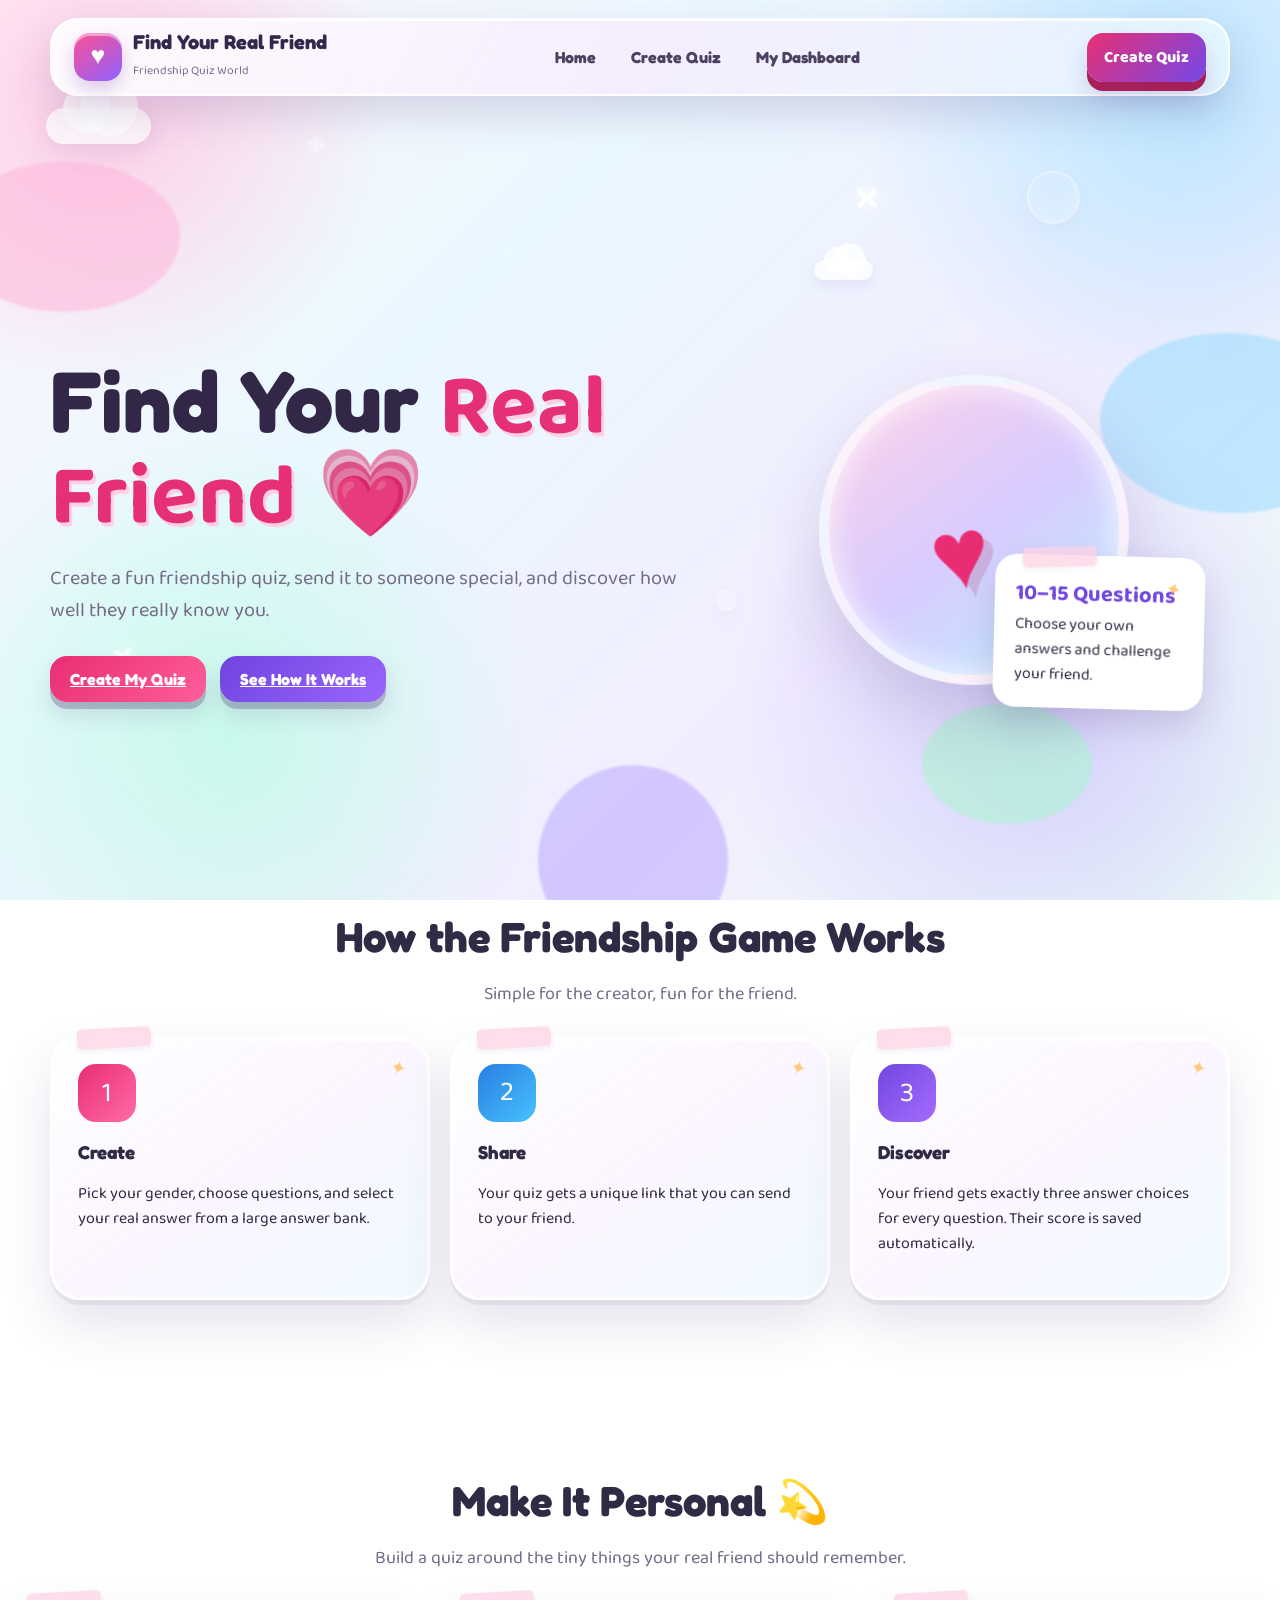
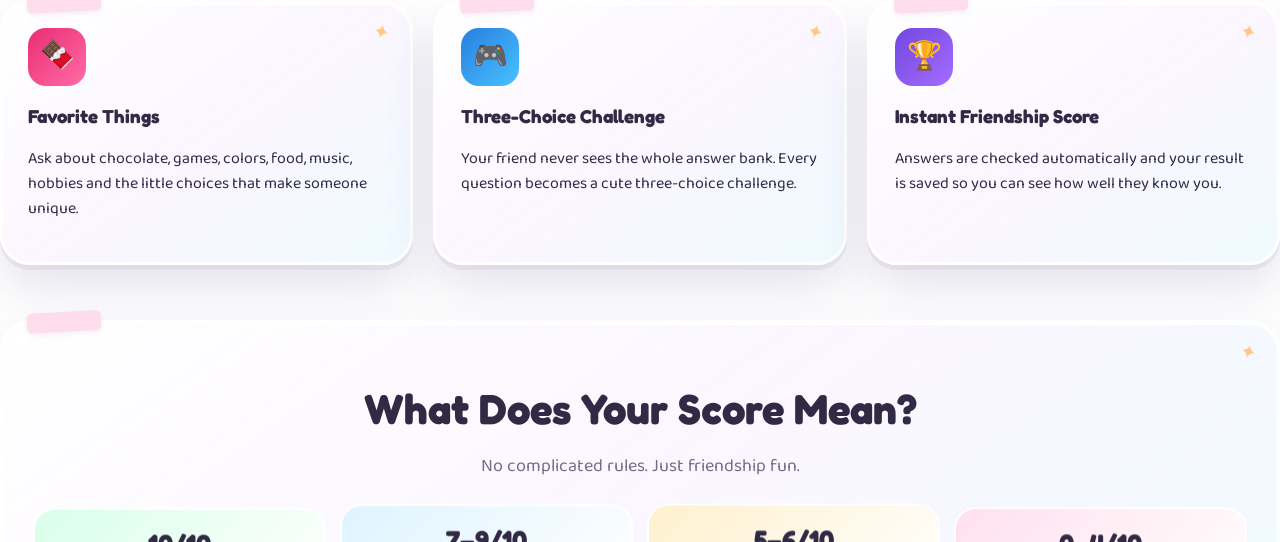
<file: index.html>
<!doctype html>
<html lang="en">
    <head>
        <meta charset="UTF-8">
        <meta name="viewport" content="width=device-width, initial-scale=1.0">
        <meta http-equiv="refresh" content="0; url=frontend/index.html">
        <title>Find Your Real Friend</title>
    </head>
    <body>
        <p>Opening <a href="frontend/index.html">Find Your Real Friend</a>…</p>
    </body>
</html>
</file>
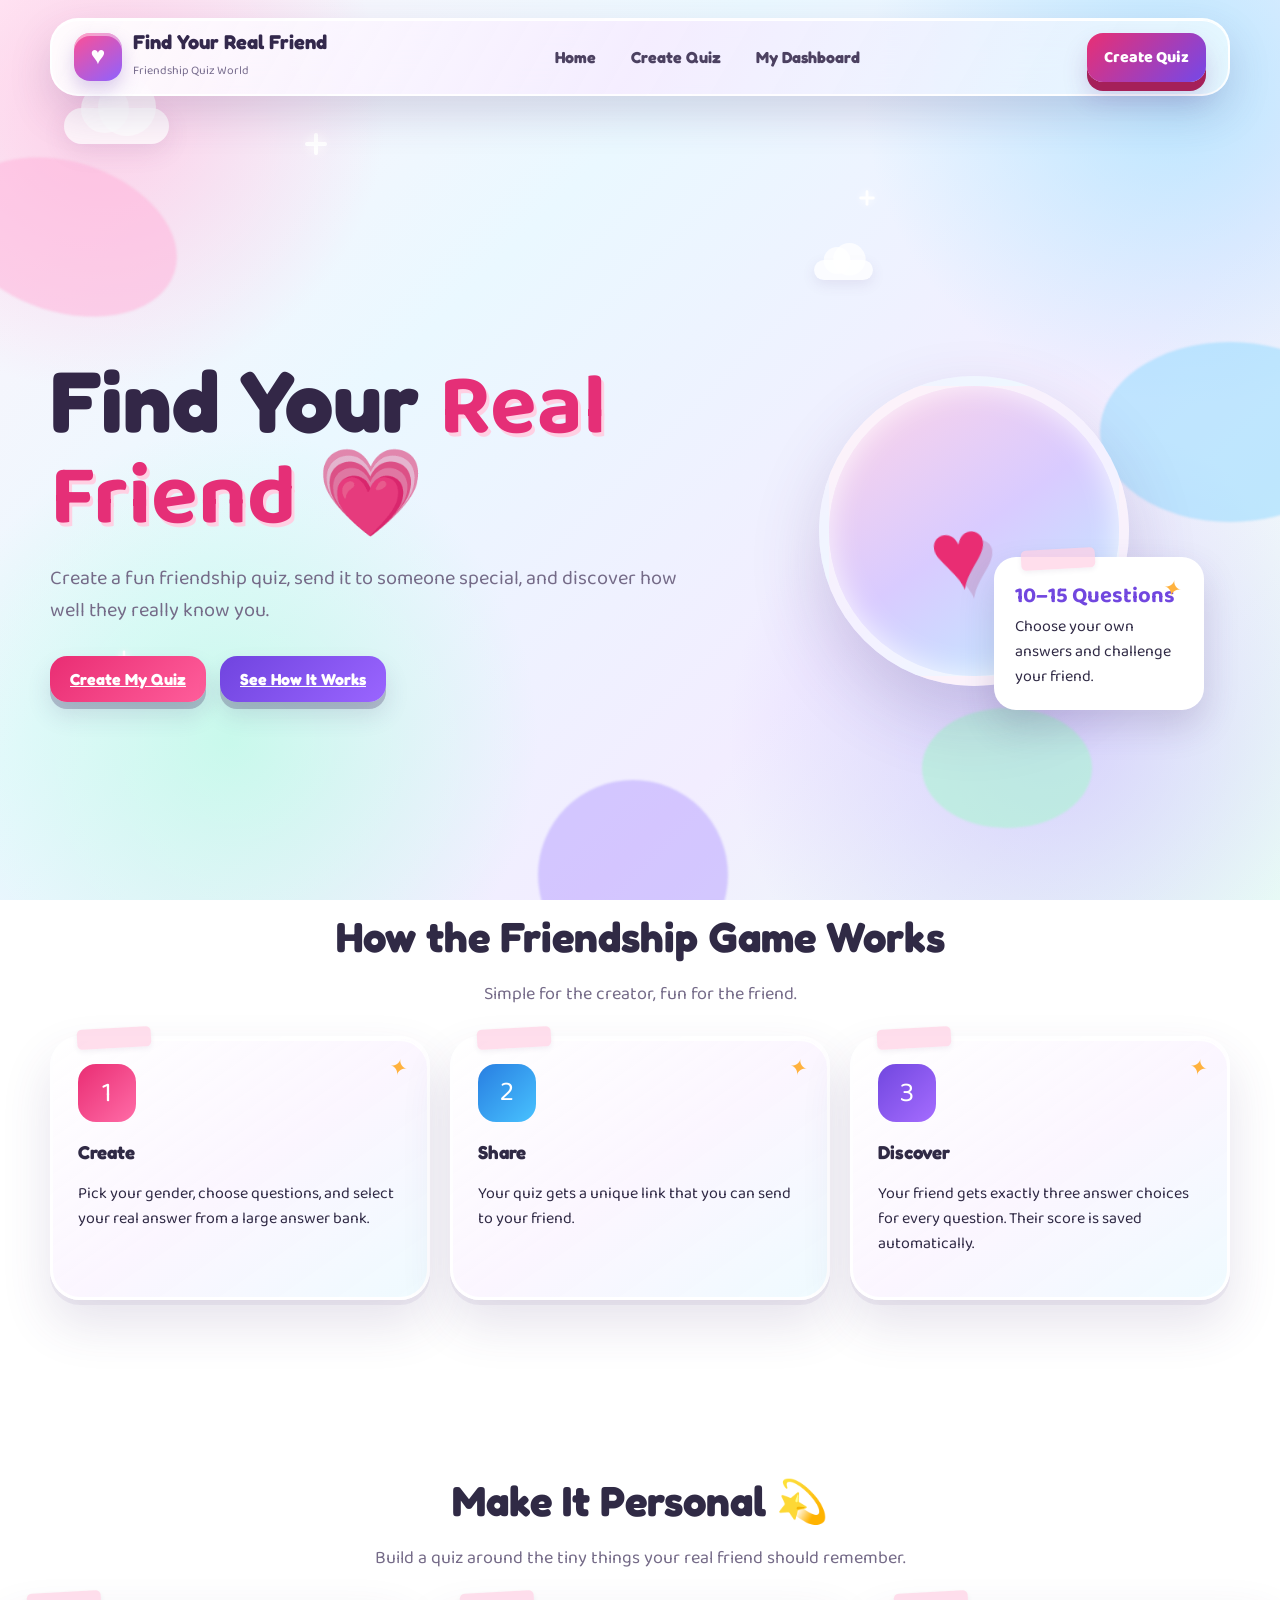
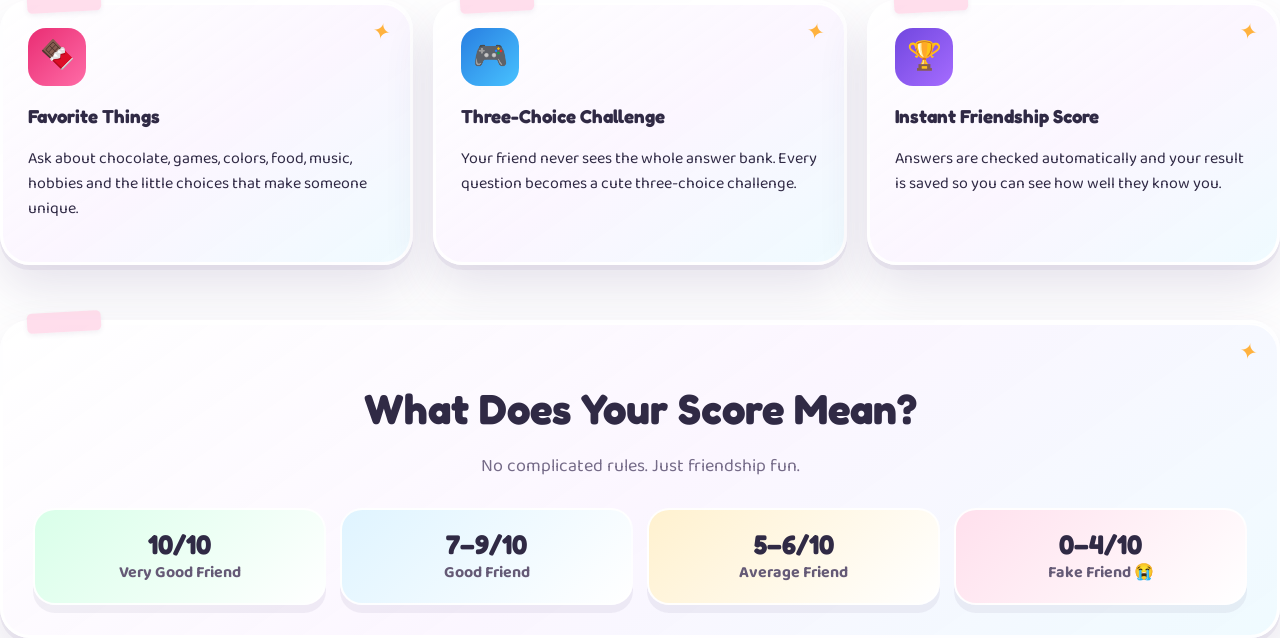
<file: frontend/index.html>
<!doctype html>
<html lang="en">
<head>
<meta charset="UTF-8">
<meta name="viewport" content="width=device-width,initial-scale=1.0">
<title>Find Your Real Friend</title>
<link rel="stylesheet" href="assets/ui-kit/typography/fonts.css">
<link rel="stylesheet" href="assets/ui-kit/background/background.css">
<link rel="stylesheet" href="assets/ui-kit/navbar/navbar.css">
<link rel="stylesheet" href="assets/ui-kit/cards/cards.css">
<link rel="stylesheet" href="assets/ui-kit/buttons/buttons.css">
<link rel="stylesheet" href="assets/ui-kit/objects/objects.css">
<link rel="stylesheet" href="css/style.css">
</head>
<body>
<div class="cute-world" aria-hidden="true">
    <div class="world-blob blob-a"></div><div class="world-blob blob-b"></div>
    <div class="world-blob blob-c"></div><div class="world-blob blob-d"></div>
    <div class="cloud cloud-1"></div><div class="cloud cloud-2"></div><div class="cloud cloud-3"></div>
    <div class="sparkle s-1"></div><div class="sparkle s-2"></div><div class="sparkle s-3"></div><div class="sparkle s-4"></div>
    <div class="bubble b-1"></div><div class="bubble b-2"></div><div class="bubble b-3"></div>
</div>

<header class="site-header" id="siteHeader">
  <div class="navbar-shell">
    <a class="brand" href="index.html"><span class="brand-mark">♥</span><span><span class="brand-name">Find Your Real Friend</span><br><span class="brand-sub">Friendship Quiz World</span></span></a>
    <nav class="desktop-navigation" aria-label="Main navigation">
      <a class="nav-link" href="index.html">Home</a>
      <a class="nav-link" href="create-quiz.html">Create Quiz</a>
      <a class="nav-link" href="scoreboard.html">My Dashboard</a>
    </nav>
    <a class="header-create-button" href="create-quiz.html">Create Quiz</a>
    <button class="mobile-menu-button" id="mobileMenuButton" type="button" aria-expanded="false" aria-controls="mobileNavigation"><span></span><span></span><span></span></button>
  </div>
  <nav class="mobile-navigation" id="mobileNavigation" aria-label="Mobile navigation">
    <a class="nav-link" href="index.html">Home</a><a class="nav-link" href="create-quiz.html">Create Quiz</a><a class="nav-link" href="scoreboard.html">My Dashboard</a>
  </nav>
</header>

<main class="page-shell">
<section class="hero">
    <div>
        <h1>Find Your <span>Real Friend</span> 💗</h1>
        <p>Create a fun friendship quiz, send it to someone special, and discover how well they really know you.</p>
        <div class="hero-actions">
            <a class="button pink" href="create-quiz.html">Create My Quiz</a>
            <a class="button purple" href="#how">See How It Works</a>
        </div>
    </div>
    <div class="hero-art">
        <div class="friend-orbit"></div>
        <div class="hero-mini-card cute-card"><strong>10–15 Questions</strong><br>Choose your own answers and challenge your friend.</div>
    </div>
</section>

<section id="how">
    <div class="section-title"><h2>How the Friendship Game Works</h2><p>Simple for the creator, fun for the friend.</p></div>
    <div class="feature-grid">
        <article class="feature cute-card"><div class="icon pink">1</div><h3>Create</h3><p>Pick your gender, choose questions, and select your real answer from a large answer bank.</p></article>
        <article class="feature cute-card"><div class="icon blue">2</div><h3>Share</h3><p>Your quiz gets a unique link that you can send to your friend.</p></article>
        <article class="feature cute-card"><div class="icon purple">3</div><h3>Discover</h3><p>Your friend gets exactly three answer choices for every question. Their score is saved automatically.</p></article>
    </div>
</section>

<section id="myDashboard" class="story-section" style="display:none"><div class="section-title"><h2>My Dashboard 📊</h2><p id="homeDashboardText">Your saved quizzes and friend results.</p></div><div id="homeDashboard" class="dashboard-home-grid"></div><div style="text-align:center;margin-top:18px"><a class="button purple" href="scoreboard.html">Open Full Dashboard</a></div></section>
</main>



<section class="story-section">
    <div class="section-title">
        <h2>Make It Personal 💫</h2>
        <p>Build a quiz around the tiny things your real friend should remember.</p>
    </div>
    <div class="feature-grid">
        <article class="feature cute-card"><div class="icon pink">🍫</div><h3>Favorite Things</h3><p>Ask about chocolate, games, colors, food, music, hobbies and the little choices that make someone unique.</p></article>
        <article class="feature cute-card"><div class="icon blue">🎮</div><h3>Three-Choice Challenge</h3><p>Your friend never sees the whole answer bank. Every question becomes a cute three-choice challenge.</p></article>
        <article class="feature cute-card"><div class="icon purple">🏆</div><h3>Instant Friendship Score</h3><p>Answers are checked automatically and your result is saved so you can see how well they know you.</p></article>
    </div>
</section>
<section class="score-guide cute-card">
    <div class="section-title"><h2>What Does Your Score Mean?</h2><p>No complicated rules. Just friendship fun.</p></div>
    <div class="score-pills">
        <div class="score-pill very-good"><strong>10/10</strong><span>Very Good Friend</span></div>
        <div class="score-pill good"><strong>7–9/10</strong><span>Good Friend</span></div>
        <div class="score-pill average"><strong>5–6/10</strong><span>Average Friend</span></div>
        <div class="score-pill fake"><strong>0–4/10</strong><span>Fake Friend 😭</span></div>
    </div>
</section>




<script src="js/config.js"></script><script src="js/api.js"></script><script src="js/site.js"></script><script>
(async()=>{const token=getCreatorToken();if(!token)return;try{const d=await api("/dashboard?token="+encodeURIComponent(token));const sec=document.getElementById("myDashboard"),box=document.getElementById("homeDashboard");sec.style.display="block";document.getElementById("homeDashboardText").textContent="Welcome back, "+d.creator.name+". Your database-backed dashboard is ready on this device.";if(!d.quizzes.length){box.innerHTML='<article class="cute-card dashboard-home-quiz"><h3>No quiz created yet.</h3><a class="button pink" href="create-quiz.html">Create My Quiz</a></article>';return}box.innerHTML=d.quizzes.map(q=>{const rows=(q.attempts||[]).map(a=>{const sub=(q.submissions||[]).find(x=>x.friend_name===a.friend_name&&x.relationship===a.relationship);return '<tr><td><strong>'+escapeHtml(a.friend_name)+'</strong></td><td>'+escapeHtml(a.relationship)+'</td><td class="'+(a.status==='Completed'?'status-complete':'status-progress')+'">'+escapeHtml(a.status)+'</td><td>'+(sub?sub.score+'/'+sub.total:'—')+'</td><td>'+(sub?escapeHtml(sub.result):'Not submitted')+'</td><td>'+(sub?'<a class="button blue small-button" href="view-result.html?id='+sub.id+'">View</a> <button class="button red small-button home-remove" data-id="'+sub.id+'">Remove</button>':'<span>Waiting</span>')+'</td></tr>'}).join('');return '<article class="cute-card dashboard-home-quiz"><div style="display:flex;justify-content:space-between;gap:15px;align-items:center;flex-wrap:wrap"><div><h3>'+escapeHtml(q.title)+'</h3><p>Quiz code: <strong>'+escapeHtml(q.quiz_code)+'</strong> · '+(q.submissions||[]).length+' submitted</p></div><a class="button purple" href="/q/'+encodeURIComponent(q.quiz_code)+'">Open Quiz</a></div><div class="dashboard-home-table"><table class="score-table"><thead><tr><th>Name</th><th>Relationship</th><th>Status</th><th>Score</th><th>Result</th><th>Actions</th></tr></thead><tbody>'+(rows||'<tr><td colspan="6">No one has started this quiz yet.</td></tr>')+'</tbody></table></div></article>'}).join('');document.querySelectorAll('.home-remove').forEach(btn=>btn.onclick=async()=>{if(!confirm('Remove this result permanently?'))return;try{await api('/submissions/'+btn.dataset.id+'?token='+encodeURIComponent(token),{method:'DELETE'});location.reload()}catch(e){alert(e.message)}})}catch(e){}})();
</script>
</body>
</html>
</file>
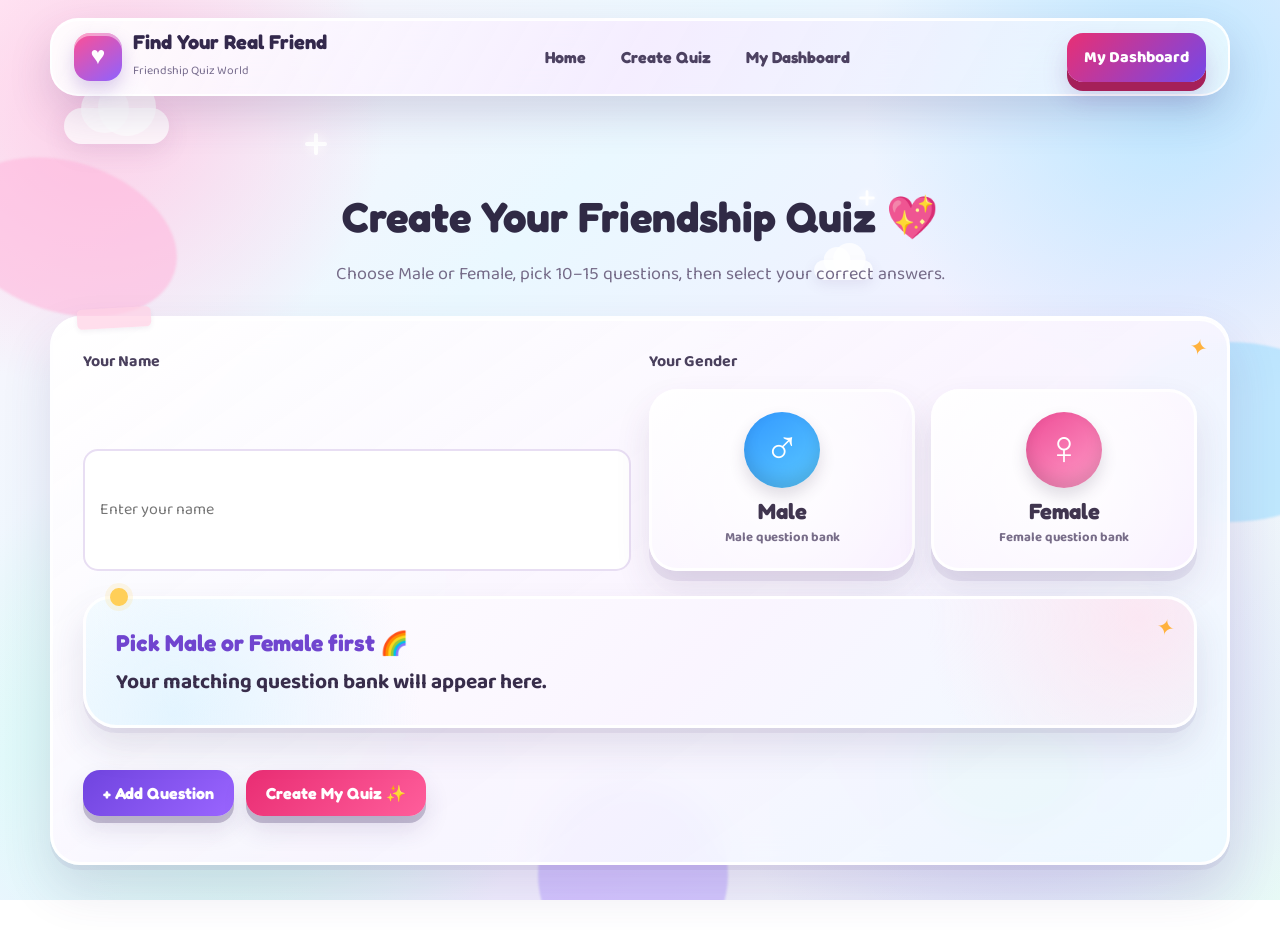
<file: frontend/create-quiz.html>
<!doctype html><html lang="en"><head>
<meta charset="UTF-8"><meta name="viewport" content="width=device-width,initial-scale=1.0">
<title>Create Quiz · Find Your Real Friend</title>
<link rel="stylesheet" href="assets/ui-kit/typography/fonts.css"><link rel="stylesheet" href="assets/ui-kit/background/background.css"><link rel="stylesheet" href="assets/ui-kit/navbar/navbar.css"><link rel="stylesheet" href="assets/ui-kit/cards/cards.css"><link rel="stylesheet" href="assets/ui-kit/buttons/buttons.css"><link rel="stylesheet" href="assets/ui-kit/objects/objects.css"><link rel="stylesheet" href="css/style.css">
</head><body>
<div class="cute-world" aria-hidden="true"><div class="world-blob blob-a"></div><div class="world-blob blob-b"></div><div class="world-blob blob-c"></div><div class="world-blob blob-d"></div><div class="cloud cloud-1"></div><div class="cloud cloud-2"></div><div class="cloud cloud-3"></div><div class="sparkle s-1"></div><div class="sparkle s-2"></div><div class="sparkle s-3"></div><div class="sparkle s-4"></div><div class="bubble b-1"></div><div class="bubble b-2"></div><div class="bubble b-3"></div></div>
<header class="site-header" id="siteHeader"><div class="navbar-shell"><a class="brand" href="index.html"><span class="brand-mark">♥</span><span><span class="brand-name">Find Your Real Friend</span><br><span class="brand-sub">Friendship Quiz World</span></span></a><nav class="desktop-navigation"><a class="nav-link" href="index.html">Home</a><a class="nav-link" href="create-quiz.html">Create Quiz</a><a class="nav-link" href="scoreboard.html">My Dashboard</a></nav><a class="header-create-button" href="scoreboard.html">My Dashboard</a><button class="mobile-menu-button" id="mobileMenuButton" type="button" aria-expanded="false"><span></span><span></span><span></span></button></div><nav class="mobile-navigation" id="mobileNavigation"><a class="nav-link" href="index.html">Home</a><a class="nav-link" href="create-quiz.html">Create Quiz</a><a class="nav-link" href="scoreboard.html">My Dashboard</a></nav></header>
<main class="form-page"><div class="section-title"><h2>Create Your Friendship Quiz 💖</h2><p>Choose Male or Female, pick 10–15 questions, then select your correct answers.</p></div><section class="cute-card form-card"><form id="createQuizForm"><div class="form-grid"><div class="field"><label for="creatorName">Your Name</label><input id="creatorName" required maxlength="50" placeholder="Enter your name"></div><div class="field gender-field"><label>Your Gender</label><input id="creatorGender" type="hidden" required><div class="gender-picker" role="radiogroup" aria-label="Your Gender"><button type="button" class="gender-card gender-male" data-gender="Male" role="radio" aria-checked="false"><span class="gender-art">♂</span><span class="gender-name">Male</span><span class="gender-hint">Male question bank</span></button><button type="button" class="gender-card gender-female" data-gender="Female" role="radio" aria-checked="false"><span class="gender-art">♀</span><span class="gender-name">Female</span><span class="gender-hint">Female question bank</span></button></div></div></div><div id="questionBuilder" class="question-builder"></div><div style="display:flex;gap:12px;flex-wrap:wrap;margin-top:22px"><button class="button purple" id="addQuestionButton" type="button">+ Add Question</button><button class="button pink" type="submit">Create My Quiz ✨</button></div><p id="createStatus" style="margin-top:14px;font-weight:700"></p></form></section></main>

<script src="data/question-bank.js"></script><script src="js/config.js"></script><script src="js/api.js"></script><script src="js/images.js"></script><script src="js/site.js"></script>
<script>
const relationships=['Girlfriend','Boyfriend','Best Friend','Friend','Brother','Sister','Cousin','Cousin Brother','Cousin Sister','Nephew','Niece','Classmate','School Friend','College Friend','Online Friend','Online Best Friend','Gaming Friend','Childhood Friend','Neighbor','Teammate','Colleague','Roommate','Fiancé/Fiancée','Brother-in-law','Sister-in-law'];
const builder=document.getElementById('questionBuilder'),gender=document.getElementById('creatorGender'),form=document.getElementById('createQuizForm'),status=document.getElementById('createStatus');let selectedQuestions=[];
function renderQuestions(){const bank=window.QUESTION_BANK[gender.value]||[];builder.innerHTML='';if(!gender.value){builder.innerHTML='<div class="cute-card question-card"><h3>Pick Male or Female first 🌈</h3><p>Your matching question bank will appear here.</p></div>';return;}if(!selectedQuestions.length)selectedQuestions=bank.slice(0,10).map((_,i)=>i);selectedQuestions.forEach((idx,pos)=>{const q=bank[idx],card=document.createElement('article');card.className='scrapbook-card builder-question';card.innerHTML='<span class="scrapbook-tape left"></span><span class="scrapbook-tape right"></span><h3>Question '+(pos+1)+'</h3><p><strong>'+escapeHtml(q.question)+'</strong></p><p style="color:#756b88">Choose the correct answer from the full answer collection:</p><div class="question-option-grid">'+q.options.map((o,i)=>'<label class="photo-option"><input type="radio" name="answer-'+pos+'" value="'+i+'" required hidden><img src="'+photoFor(o)+'" alt="'+escapeHtml(o)+'" onerror="imageFallback(this,this.alt)"><span>'+escapeHtml(o)+'</span></label>').join('')+'</div>';card.querySelectorAll('.photo-option').forEach(l=>l.onclick=()=>{card.querySelectorAll('.photo-option').forEach(x=>x.classList.remove('selected'));l.classList.add('selected')});builder.appendChild(card)})}
document.querySelectorAll('.gender-card').forEach(card=>card.addEventListener('click',()=>{gender.value=card.dataset.gender;document.querySelectorAll('.gender-card').forEach(x=>{const active=x===card;x.classList.toggle('selected',active);x.setAttribute('aria-checked',String(active));});selectedQuestions=[];renderQuestions();}));document.getElementById('addQuestionButton').onclick=()=>{const bank=window.QUESTION_BANK[gender.value]||[];if(!gender.value)return alert('Select your gender first.');if(selectedQuestions.length>=15)return alert('Maximum 15 questions.');const next=bank.findIndex((_,i)=>!selectedQuestions.includes(i));if(next>=0){selectedQuestions.push(next);renderQuestions()}};
form.onsubmit=async e=>{e.preventDefault();status.textContent='Creating your quiz…';status.style.color='#7045cf';try{const bank=window.QUESTION_BANK[gender.value];const questions=selectedQuestions.map((idx,pos)=>{const a=document.querySelector('input[name="answer-'+pos+'"]:checked');if(!a)throw new Error('Please select a correct answer for Question '+(pos+1));return {question:bank[idx].question,options:bank[idx].options,correctAnswer:bank[idx].options[Number(a.value)]}});const token=ensureCreatorToken();localStorage.setItem('creatorName',document.getElementById('creatorName').value.trim());localStorage.setItem('creatorGender',gender.value);const data=await api('/quizzes',{method:'POST',body:JSON.stringify({creator_token:token,creator_name:document.getElementById('creatorName').value.trim(),gender:gender.value,title:document.getElementById('creatorName').value.trim()+"'s Friendship Quiz",questions})});localStorage.setItem('lastQuizId',data.quiz_code);location.href='quiz-created.html?quiz='+encodeURIComponent(data.quiz_code)}catch(err){status.textContent=err.message;status.style.color='#d43b65'}};
renderQuestions();
</script></body></html>
</file>
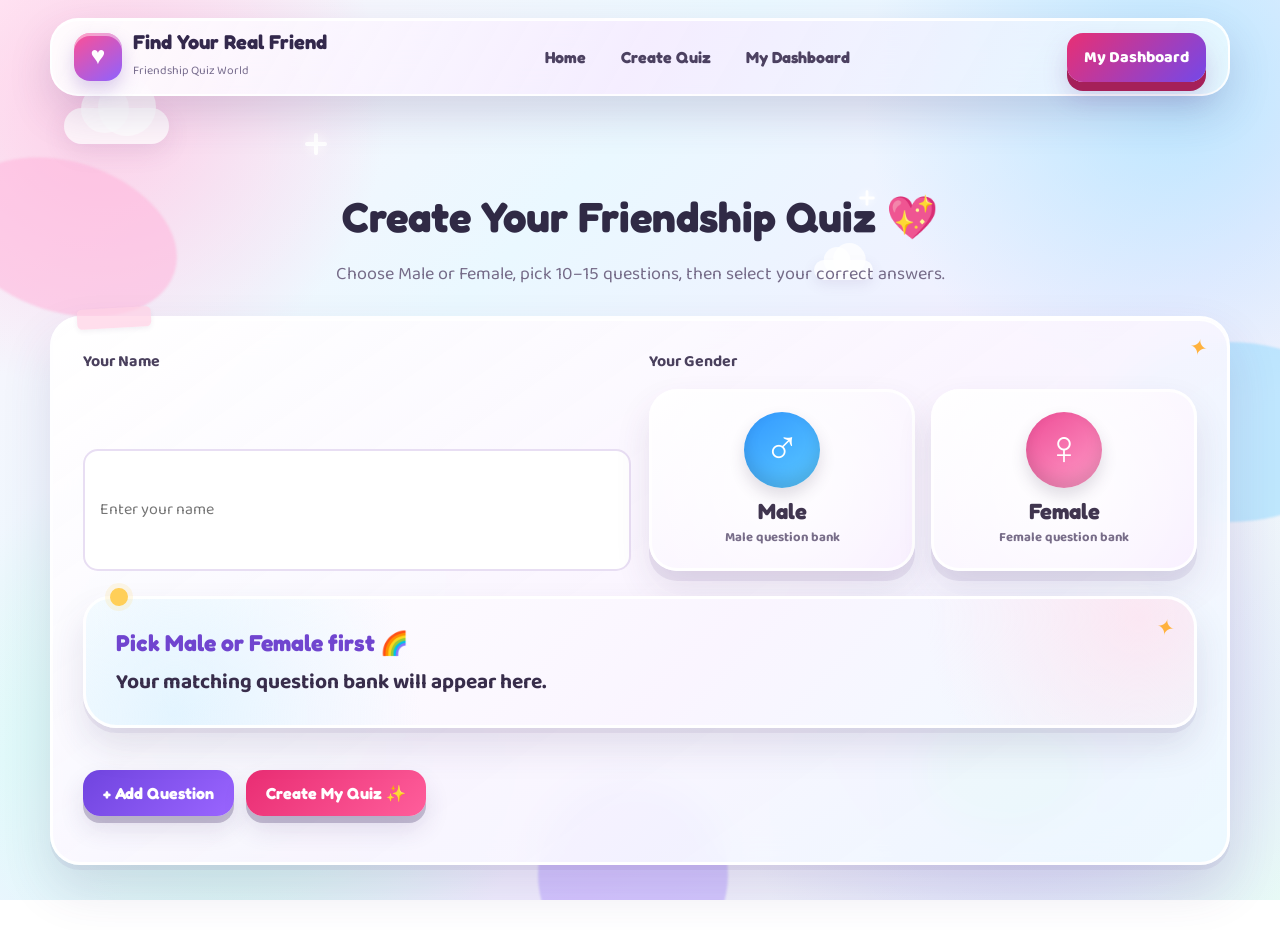
<file: frontend/quiz-created.html>
<!doctype html><html lang="en"><head><meta charset="UTF-8"><meta name="viewport" content="width=device-width,initial-scale=1.0"><title>Quiz Created · Find Your Real Friend</title><link rel="stylesheet" href="assets/ui-kit/typography/fonts.css"><link rel="stylesheet" href="assets/ui-kit/background/background.css"><link rel="stylesheet" href="assets/ui-kit/navbar/navbar.css"><link rel="stylesheet" href="assets/ui-kit/cards/cards.css"><link rel="stylesheet" href="assets/ui-kit/buttons/buttons.css"><link rel="stylesheet" href="css/style.css"></head><body>
<header class="site-header"><div class="navbar-shell"><a class="brand" href="index.html"><span class="brand-mark">♥</span><span class="brand-name">Find Your Real Friend</span></a><nav class="desktop-navigation"><a class="nav-link" href="index.html">Home</a><a class="nav-link" href="create-quiz.html">Create Quiz</a><a class="nav-link" href="scoreboard.html">My Dashboard</a></nav><a class="header-create-button" href="scoreboard.html">My Dashboard</a><button class="mobile-menu-button" id="mobileMenuButton" type="button"><span></span><span></span><span></span></button></div><nav class="mobile-navigation" id="mobileNavigation"><a class="nav-link" href="index.html">Home</a><a class="nav-link" href="create-quiz.html">Create Quiz</a><a class="nav-link" href="scoreboard.html">My Dashboard</a></nav></header>
<main class="form-page"><section class="cute-card form-card" style="text-align:center"><h1>🎉 Your Quiz Is Ready!</h1><p id="quizInfo">Loading…</p><div class="cute-card" style="padding:20px;margin:20px 0;background:#fff"><input id="shareLink" style="width:100%;box-sizing:border-box;padding:14px;border:2px solid #eadff3;border-radius:14px;font:inherit" readonly></div><button class="button pink" id="copyButton">Copy Quiz Link</button> <a class="button purple" href="scoreboard.html" style="display:inline-block;text-decoration:none">Open Dashboard</a></section></main>

<script src="js/config.js"></script><script src="js/api.js"></script><script src="js/site.js"></script><script>
(async()=>{const id=new URLSearchParams(location.search).get('quiz')||localStorage.getItem('lastQuizId');if(!id){location.href='create-quiz.html';return}try{const q=await api('/quizzes/'+encodeURIComponent(id));document.getElementById('quizInfo').textContent=q.title+' · '+q.questions.length+' questions';const link=location.origin+'/q/'+encodeURIComponent(id);document.getElementById('shareLink').value=link;document.getElementById('copyButton').onclick=async()=>{await navigator.clipboard.writeText(link);document.getElementById('copyButton').textContent='Copied ✓'}}catch(e){document.getElementById('quizInfo').textContent=e.message}})();
</script></body></html>
</file>
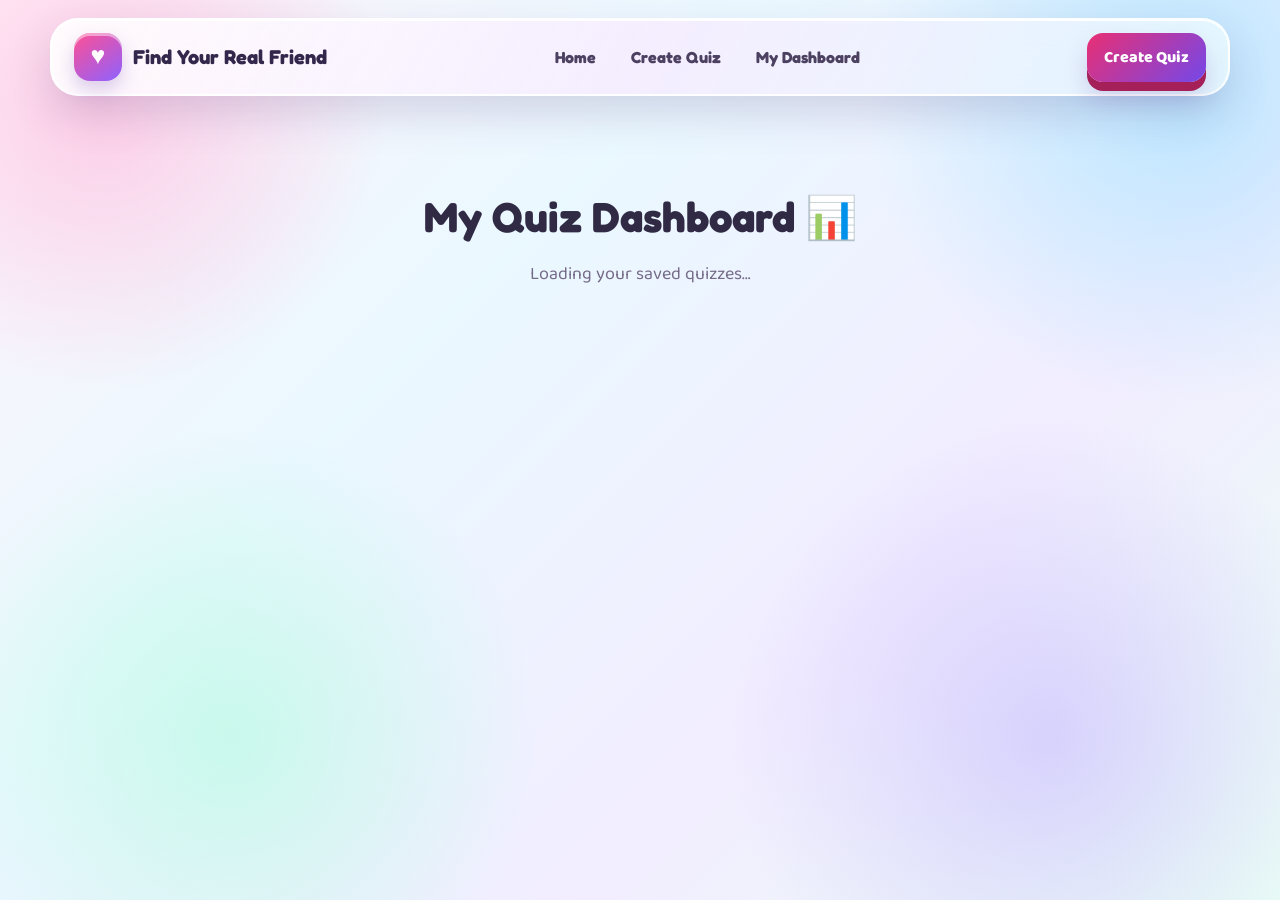
<file: frontend/scoreboard.html>
<!doctype html><html lang="en"><head><meta charset="UTF-8"><meta name="viewport" content="width=device-width,initial-scale=1.0"><title>My Dashboard · Find Your Real Friend</title><link rel="stylesheet" href="assets/ui-kit/typography/fonts.css"><link rel="stylesheet" href="assets/ui-kit/background/background.css"><link rel="stylesheet" href="assets/ui-kit/navbar/navbar.css"><link rel="stylesheet" href="assets/ui-kit/cards/cards.css"><link rel="stylesheet" href="assets/ui-kit/buttons/buttons.css"><link rel="stylesheet" href="css/style.css"></head><body><header class="site-header"><div class="navbar-shell"><a class="brand" href="index.html"><span class="brand-mark">♥</span><span class="brand-name">Find Your Real Friend</span></a><nav class="desktop-navigation"><a class="nav-link" href="index.html">Home</a><a class="nav-link" href="create-quiz.html">Create Quiz</a><a class="nav-link" href="scoreboard.html">My Dashboard</a></nav><a class="header-create-button" href="create-quiz.html">Create Quiz</a><button class="mobile-menu-button" id="mobileMenuButton" type="button"><span></span><span></span><span></span></button></div><nav class="mobile-navigation" id="mobileNavigation"><a class="nav-link" href="index.html">Home</a><a class="nav-link" href="create-quiz.html">Create Quiz</a><a class="nav-link" href="scoreboard.html">My Dashboard</a></nav></header><main class="form-page"><div class="section-title"><h2>My Quiz Dashboard 📊</h2><p id="ownerText">Loading your saved quizzes…</p></div><div id="dashboard"></div></main><script src="js/config.js"></script><script src="js/api.js"></script><script src="js/site.js"></script><script>
const box=document.getElementById('dashboard');async function load(){const token=getCreatorToken();if(!token){box.innerHTML='<section class="cute-card form-card"><h3>No creator dashboard on this device yet.</h3><p>Create a quiz first. Your creator token will be stored on this browser so you can return here later on the same device.</p><a class="button pink" href="create-quiz.html">Create My Quiz</a></section>';return}try{const d=await api('/dashboard?token='+encodeURIComponent(token));document.getElementById('ownerText').textContent='Welcome, '+d.creator.name+' · Your quizzes and submissions are stored in the database.';if(!d.quizzes.length){box.innerHTML='<section class="cute-card form-card"><h3>No quizzes yet.</h3><a class="button pink" href="create-quiz.html">Create Your First Quiz</a></section>';return}box.innerHTML=d.quizzes.map(q=>'<section class="cute-card form-card dashboard-quiz"><div style="display:flex;justify-content:space-between;gap:15px;align-items:center;flex-wrap:wrap"><div><h3>'+escapeHtml(q.title)+'</h3><p>Quiz code: <strong>'+escapeHtml(q.quiz_code)+'</strong> · '+q.submissions.length+' submission(s)</p></div><a class="button purple" href="take-quiz.html?quiz='+encodeURIComponent(q.quiz_code)+'">Open Quiz</a></div><div class="dashboard-table-wrap"><table class="score-table"><thead><tr><th>Name</th><th>Relationship</th><th>Status</th><th>Score</th><th>Result</th><th>Actions</th></tr></thead><tbody>'+((q.attempts&&q.attempts.length)?q.attempts.map(a=>{const s=q.submissions.find(x=>x.friend_name===a.friend_name&&x.relationship===a.relationship);return '<tr><td>'+escapeHtml(a.friend_name)+'</td><td>'+escapeHtml(a.relationship)+'</td><td>'+escapeHtml(a.status)+'</td><td>'+(s?s.score+'/'+s.total:'—')+'</td><td>'+(s?escapeHtml(s.result):'Not submitted yet')+'</td><td>'+(s?'<a class="button blue small-button" href="view-result.html?id='+s.id+'">View</a> <button class="button red small-button remove-result" data-id="'+s.id+'">Remove</button>':'<span style="color:#9a6f1d;font-weight:800">Waiting</span>')+'</td></tr>'}).join(''):'<tr><td colspan="6">No one has started this quiz yet.</td></tr>')+'</tbody></table></div></section>').join('');document.querySelectorAll('.remove-result').forEach(btn=>btn.onclick=async()=>{if(!confirm('Remove this result permanently?'))return;try{await api('/submissions/'+btn.dataset.id+'?token='+encodeURIComponent(token),{method:'DELETE'});load()}catch(e){alert(e.message)}})}catch(e){box.innerHTML='<section class="cute-card form-card"><h3>Dashboard unavailable</h3><p>'+escapeHtml(e.message)+'</p><p>Make sure the FastAPI backend is running.</p></section>')}}load();
</script></body></html>
</file>
<file: frontend/assets/ui-kit/typography/fonts.css>
@import url('https://fonts.googleapis.com/css2?family=Baloo+2:wght@400;500;600;700;800&family=Fredoka:wght@400;500;600;700&display=swap');

:root {
    --font-display: "Fredoka", "Trebuchet MS", sans-serif;
    --font-body: "Baloo 2", "Trebuchet MS", sans-serif;
}

* { font-family: var(--font-body); }
h1,h2,h3,h4,h5,h6,.brand-name,.nav-link,.button,.quiz-option { font-family: var(--font-display); }
</file>
<file: frontend/assets/ui-kit/background/background.css>
:root {
    --sky-1: #fff4fb;
    --sky-2: #eaf8ff;
    --sky-3: #f2edff;
    --sky-4: #eafff5;
}

body {
    margin: 0;
    min-height: 100vh;
    color: #302a45;
    background:
        radial-gradient(circle at 8% 12%, rgba(255, 180, 218, .60), transparent 20%),
        radial-gradient(circle at 92% 10%, rgba(155, 224, 255, .62), transparent 22%),
        radial-gradient(circle at 82% 82%, rgba(190, 171, 255, .48), transparent 25%),
        radial-gradient(circle at 18% 82%, rgba(155, 255, 211, .44), transparent 24%),
        linear-gradient(135deg, var(--sky-1), var(--sky-2) 35%, var(--sky-3) 68%, var(--sky-4));
    background-attachment: fixed;
    overflow-x: hidden;
}

.cute-world {
    position: fixed;
    inset: 0;
    z-index: -1;
    overflow: hidden;
    pointer-events: none;
}

.world-blob {
    position: absolute;
    border-radius: 50%;
    filter: blur(1px);
    opacity: .58;
    animation: worldFloat 9s ease-in-out infinite;
}

.blob-a { width: 230px; height: 150px; left: -50px; top: 18%; background: #ffb7dc; transform: rotate(18deg); }
.blob-b { width: 260px; height: 180px; right: -80px; top: 38%; background: #9bdcff; animation-delay: -2s; }
.blob-c { width: 190px; height: 190px; left: 42%; bottom: -70px; background: #bdaaff; animation-delay: -5s; }
.blob-d { width: 170px; height: 120px; left: 72%; bottom: 8%; background: #a9f5d0; animation-delay: -7s; }

.cloud {
    position: absolute;
    width: 105px;
    height: 36px;
    border-radius: 40px;
    background: rgba(255,255,255,.75);
    box-shadow: 0 8px 25px rgba(94,72,125,.10);
    animation: cloudDrift 24s linear infinite;
}
.cloud::before, .cloud::after {
    content: "";
    position: absolute;
    border-radius: 50%;
    background: inherit;
}
.cloud::before { width: 48px; height: 48px; left: 17px; top: -23px; }
.cloud::after { width: 58px; height: 58px; right: 13px; top: -30px; }

.cloud-1 { top: 12%; left: 5%; }
.cloud-2 { top: 67%; right: 8%; transform: scale(.78); animation-delay: -10s; }
.cloud-3 { top: 28%; right: 30%; transform: scale(.56); animation-delay: -17s; }

.sparkle {
    position: absolute;
    width: 18px;
    height: 18px;
    animation: sparklePulse 2.8s ease-in-out infinite;
}
.sparkle::before, .sparkle::after {
    content: "";
    position: absolute;
    left: 50%;
    top: 50%;
    background: #fff;
    border-radius: 10px;
    transform: translate(-50%,-50%);
    box-shadow: 0 0 12px rgba(255,255,255,.9);
}
.sparkle::before { width: 4px; height: 22px; }
.sparkle::after { width: 22px; height: 4px; }

.s-1 { left: 24%; top: 15%; }
.s-2 { left: 67%; top: 21%; animation-delay: -1s; transform: scale(.7); }
.s-3 { left: 88%; top: 62%; animation-delay: -1.8s; transform: scale(.8); }
.s-4 { left: 9%; top: 72%; animation-delay: -.5s; transform: scale(.6); }

.bubble {
    position: absolute;
    border-radius: 50%;
    border: 2px solid rgba(255,255,255,.70);
    background: rgba(255,255,255,.18);
    box-shadow: inset -5px -7px 10px rgba(255,255,255,.22), 0 8px 18px rgba(96,75,137,.08);
    animation: bubbleUp 11s ease-in-out infinite;
}
.b-1 { width: 35px; height: 35px; left: 13%; bottom: -40px; }
.b-2 { width: 22px; height: 22px; left: 55%; bottom: -25px; animation-delay: -4s; }
.b-3 { width: 48px; height: 48px; right: 18%; bottom: -55px; animation-delay: -7s; }

@keyframes worldFloat {
    0%,100% { transform: translate3d(0,0,0) rotate(0deg); }
    50% { transform: translate3d(0,-16px,0) rotate(4deg); }
}
@keyframes cloudDrift {
    0% { margin-left: -20px; }
    50% { margin-left: 35px; }
    100% { margin-left: -20px; }
}
@keyframes sparklePulse {
    0%,100% { opacity: .45; transform: scale(.72) rotate(0); }
    50% { opacity: 1; transform: scale(1.15) rotate(45deg); }
}
@keyframes bubbleUp {
    0% { transform: translateY(0) scale(.8); opacity: 0; }
    20% { opacity: .65; }
    80% { opacity: .5; }
    100% { transform: translateY(-105vh) translateX(35px) scale(1.2); opacity: 0; }
}
</file>
<file: frontend/assets/ui-kit/navbar/navbar.css>
.site-header{position:sticky;top:0;z-index:100;width:min(1180px,calc(100% - 28px));margin:18px auto 0}.navbar-shell{position:relative;min-height:78px;display:flex;align-items:center;justify-content:space-between;gap:18px;padding:0 22px;border:2px solid rgba(255,255,255,.9);border-radius:28px;background:linear-gradient(120deg,rgba(255,255,255,.9),rgba(246,235,255,.82),rgba(231,249,255,.86));box-shadow:0 18px 42px rgba(76,58,117,.18),inset 0 1px 0 #fff;backdrop-filter:blur(18px)}
.brand{display:flex;align-items:center;gap:11px;text-decoration:none;color:#33284c;min-width:220px}.brand-mark{width:48px;height:48px;display:grid;place-items:center;border-radius:16px;background:linear-gradient(145deg,#ff4f93,#8e62ff);color:#fff;box-shadow:inset 0 3px 0 rgba(255,255,255,.45),0 9px 18px rgba(115,73,180,.25);font-size:25px}.brand-name{font-size:20px;font-weight:800;line-height:1}.brand-sub{font-size:12px;color:#786d8e}.desktop-navigation{display:flex;align-items:center;gap:7px}.nav-link{text-decoration:none;color:#4c4161;font-weight:700;padding:11px 14px;border-radius:15px;transition:.25s ease}.nav-link:hover{color:#fff;background:linear-gradient(135deg,#ff4d8d,#795cf6);transform:translateY(-2px)}.header-create-button{text-decoration:none;color:#fff;padding:12px 17px;border-radius:16px;font-weight:800;background:linear-gradient(135deg,#e92f73,#7448e9);box-shadow:0 9px 0 #a52059,0 15px 25px rgba(108,52,152,.22);transition:.16s ease}.header-create-button:hover{transform:translateY(-3px)}.mobile-menu-button{display:none}.mobile-navigation{display:none}
@media(max-width:850px){.desktop-navigation,.header-create-button{display:none}.site-header{margin-top:12px}.navbar-shell{min-height:64px;padding:0 14px}.brand{min-width:0}.brand-name{font-size:16px}.brand-sub{display:none}.mobile-menu-button{display:flex;width:45px;height:45px;border:0;border-radius:14px;background:linear-gradient(135deg,#ff4f91,#7459ec);align-items:center;justify-content:center;flex-direction:column;gap:4px;cursor:pointer}.mobile-menu-button span{width:20px;height:3px;border-radius:4px;background:#fff}.mobile-navigation{display:none;position:absolute;top:calc(100% + 9px);left:0;right:0;padding:12px;border-radius:22px;background:rgba(255,255,255,.97);border:2px solid rgba(255,255,255,.9);box-shadow:0 18px 35px rgba(69,52,108,.18);backdrop-filter:blur(18px)}.mobile-navigation.is-open{display:grid;gap:5px}}
</file>
<file: frontend/assets/ui-kit/cards/cards.css>
.cute-card {
    position: relative;
    border: 3px solid rgba(255,255,255,.95);
    border-radius: 30px;
    background:
        linear-gradient(145deg, rgba(255,255,255,.96), rgba(251,245,255,.90) 52%, rgba(237,250,255,.88));
    box-shadow:
        0 24px 50px rgba(76,58,117,.14),
        0 5px 0 rgba(104,78,139,.08),
        inset 0 2px 0 #fff;
    backdrop-filter: blur(16px);
    overflow: visible;
}
.cute-card::before {
    content:"";
    position:absolute;
    width:74px;
    height:20px;
    left:24px;
    top:-11px;
    border-radius:5px;
    background:rgba(255,210,229,.72);
    transform:rotate(-3deg);
    box-shadow:0 2px 5px rgba(87,62,109,.08);
}
.cute-card::after {
    content:"✦";
    position:absolute;
    right:20px;
    top:12px;
    color:#ffb23e;
    font-size:22px;
    transform:rotate(12deg);
    animation:cardSparkle 2.2s ease-in-out infinite;
}
.cute-card:hover {
    transform:translateY(-7px) rotate(-.3deg);
    transition:transform .28s cubic-bezier(.2,.8,.2,1), box-shadow .28s ease;
    box-shadow:0 31px 58px rgba(76,58,117,.18), 0 6px 0 rgba(104,78,139,.08), inset 0 2px 0 #fff;
}
.question-card {
    position:relative;
    padding:30px;
    margin-bottom:20px;
    border:3px solid rgba(255,255,255,.96);
    border-radius:27px 31px 26px 34px;
    background:
        radial-gradient(circle at 95% 15%, rgba(255,224,238,.7), transparent 20%),
        radial-gradient(circle at 8% 92%, rgba(213,240,255,.65), transparent 24%),
        linear-gradient(135deg,#fff,#faf5ff 55%,#effaff);
    box-shadow:0 19px 35px rgba(72,53,105,.13), 0 5px 0 rgba(93,68,126,.08);
    animation:paperIn .48s cubic-bezier(.18,.8,.25,1);
}
.question-card::before {
    content:"";
    position:absolute;
    width:18px;height:18px;
    right:18px;bottom:17px;
    border-radius:50%;
    background:#ffcf58;
    box-shadow:0 0 0 5px rgba(255,207,88,.15);
}
.question-card h3 {
    margin:0 0 12px;
    font-size:23px;
    color:#7045cf;
}
.question-card p { font-size:21px; line-height:1.25; margin:0; color:#382d4b; font-weight:700; }
@keyframes cardSparkle {0%,100%{transform:scale(.8) rotate(10deg);opacity:.55}50%{transform:scale(1.2) rotate(30deg);opacity:1}}
@keyframes paperIn {from{opacity:0;transform:translateY(18px) rotate(1deg) scale(.98)}to{opacity:1;transform:none}}

.quiz-options { display:grid; gap:13px; margin-top:22px; }
.quiz-option {
    position:relative;
    width:100%;
    min-height:58px;
    text-align:left;
    border:3px solid #eadff3;
    border-radius:20px 24px 18px 23px;
    padding:15px 19px 15px 52px;
    background:linear-gradient(135deg,#fff,#f7f1ff);
    color:#40354f;
    cursor:pointer;
    font-size:17px;
    font-weight:700;
    transition:.22s cubic-bezier(.2,.8,.2,1);
    box-shadow:0 5px 0 rgba(83,60,116,.08);
}
.quiz-option::before {
    content:"";
    position:absolute;
    left:16px;
    top:50%;
    width:22px;height:22px;
    transform:translateY(-50%);
    border-radius:50%;
    border:3px solid #b9a7cf;
    background:#fff;
    box-shadow:inset 0 2px 0 rgba(255,255,255,.9);
}
.quiz-option:nth-child(1)::after,.quiz-option:nth-child(2)::after,.quiz-option:nth-child(3)::after {
    position:absolute;
    right:13px;
    top:9px;
    font-size:12px;
    color:#fff;
    padding:2px 6px;
    border-radius:9px;
}
.quiz-option:nth-child(1)::after {content:"A";background:#ff5c98}
.quiz-option:nth-child(2)::after {content:"B";background:#5a9ef0}
.quiz-option:nth-child(3)::after {content:"C";background:#8a63e9}
.quiz-option:hover {
    transform:translateX(7px) rotate(-.4deg);
    border-color:#9a78eb;
    box-shadow:0 8px 0 rgba(113,71,223,.12);
}
.quiz-option.selected {
    transform:translateX(8px) scale(1.01);
    background:linear-gradient(135deg,#ffe6f1,#eee5ff,#e2f7ff);
    border-color:#7147df;
    box-shadow:0 8px 0 rgba(113,71,223,.15);
}
.quiz-option.selected::before {
    content:"✓";
    display:grid;
    place-items:center;
    color:#fff;
    background:linear-gradient(135deg,#7147df,#e92d73);
    border-color:#7147df;
}
.quiz-progress {
    height:15px;
    background:#e9def4;
    border:2px solid rgba(255,255,255,.9);
    border-radius:20px;
    overflow:hidden;
    box-shadow:inset 0 2px 5px rgba(65,45,91,.1);
    margin:15px 0 28px;
}
.quiz-progress span {
    position:relative;
    display:block;
    height:100%;
    width:0;
    background:linear-gradient(90deg,#ff4f91,#8a55e8,#2e9dea,#31c98c);
    border-radius:inherit;
    transition:width .45s cubic-bezier(.2,.8,.2,1);
}
.quiz-progress span::after {
    content:"";
    position:absolute;
    inset:0;
    background:linear-gradient(110deg,transparent,rgba(255,255,255,.65),transparent);
    animation:progressShine 1.7s linear infinite;
}
@keyframes progressShine {from{transform:translateX(-100%)}to{transform:translateX(100%)}}
</file>
<file: frontend/assets/ui-kit/buttons/buttons.css>
.button {
    border: 0;
    border-radius: 17px;
    padding: 13px 20px;
    color: #fff;
    cursor: pointer;
    font-weight: 700;
    font-size: 16px;
    box-shadow: 0 7px 0 rgba(55,34,88,.25), 0 13px 25px rgba(70,48,110,.14);
    transition: transform .16s ease, box-shadow .16s ease, filter .2s ease;
}
.button:hover { transform: translateY(-3px); filter: brightness(1.04); }
.button:active { transform: translateY(4px); box-shadow: 0 3px 0 rgba(55,34,88,.25); }
.button.pink { background: linear-gradient(135deg,#e92d73,#ff5e9b); }
.button.purple { background: linear-gradient(135deg,#7044df,#9a65ff); }
.button.blue { background: linear-gradient(135deg,#277de0,#39b8ff); }
.button.green { background: linear-gradient(135deg,#16a56b,#55d99c); }
.button.orange { background: linear-gradient(135deg,#ef7b28,#ffb23e); }
</file>
<file: frontend/assets/ui-kit/objects/objects.css>
.cute-object {
    position: absolute;
    pointer-events: none;
    filter: drop-shadow(0 10px 8px rgba(65,46,95,.12));
}
.code-heart {
    width: 38px;
    height: 34px;
    background: linear-gradient(145deg,#ff547f,#c71f59);
    transform: rotate(-45deg);
    border-radius: 8px 0 8px 0;
}
.code-heart::before,.code-heart::after {
    content:"";
    position:absolute;
    width:38px;height:34px;
    border-radius:50%;
    background:inherit;
}
.code-heart::before { top:-19px; left:0; }
.code-heart::after { left:19px; top:0; }
.tiny-star {
    width:24px;height:24px;
    background:linear-gradient(135deg,#ffe27a,#ffb338);
    clip-path:polygon(50% 0,61% 37%,100% 50%,61% 63%,50% 100%,39% 63%,0 50%,39% 37%);
}
</file>
<file: frontend/css/style.css>
:root {
    --ink:#332a46;
    --muted:#756b88;
    --pink:#e92d73;
    --purple:#7147df;
    --blue:#2887e8;
    --green:#18a66d;
}
* { box-sizing:border-box; }
html { scroll-behavior:smooth; }
body { font-size:16px; }
a { color:inherit; }
.page-shell { width:min(1180px, calc(100% - 30px)); margin:0 auto; padding:70px 0; }
.hero { display:grid; grid-template-columns:1.1fr .9fr; align-items:center; gap:40px; min-height:650px; }
.hero h1 { font-size:clamp(48px,7vw,86px); line-height:.95; margin:0 0 22px; color:#332747; }
.hero h1 span { color:#e52f77; text-shadow:3px 4px 0 #ffd0e3; }
.hero p { font-size:20px; color:var(--muted); max-width:650px; }
.hero-actions { display:flex; gap:14px; flex-wrap:wrap; margin-top:30px; }
.hero-art { min-height:390px; position:relative; display:grid; place-items:center; }
.friend-orbit {
    width:310px;height:310px;border-radius:50%;
    background:linear-gradient(145deg,#ffd4e7,#d9cbff,#bdefff);
    border:10px solid rgba(255,255,255,.72);
    box-shadow:0 30px 70px rgba(82,61,123,.2), inset 0 0 30px rgba(255,255,255,.8);
    animation:orbitFloat 4s ease-in-out infinite;
}
.friend-orbit::before {
    content:"♥"; position:absolute; font-size:100px; color:#e92d73;
    filter:drop-shadow(8px 10px 0 rgba(154,31,82,.18));
    transform:translate(102px,95px) rotate(-8deg);
}
.hero-mini-card {
    position:absolute; right:5%; bottom:4%;
    width:210px; padding:18px; border-radius:22px;
    background:#fff; box-shadow:0 16px 35px rgba(70,50,105,.18);
    animation:cardBob 3.2s ease-in-out infinite;
}
.hero-mini-card strong { color:#7147df; font-size:22px; }
.section-title { text-align:center; margin:30px 0 28px; }
.section-title h2 { font-size:42px; margin:0 0 8px; }
.section-title p { color:var(--muted); font-size:18px; }
.feature-grid { display:grid; grid-template-columns:repeat(3,1fr); gap:20px; }
.feature { padding:25px; min-height:210px; }
.feature .icon { width:58px;height:58px;display:grid;place-items:center;border-radius:18px;color:#fff;font-size:28px;margin-bottom:14px; }
.icon.pink { background:linear-gradient(135deg,#e92d73,#ff6ca7); }
.icon.blue { background:linear-gradient(135deg,#287ee1,#48c2ff); }
.icon.purple { background:linear-gradient(135deg,#7147df,#a56cff); }

.site-footer { margin-top:70px; padding:35px 20px 45px; text-align:center; color:#70667f; }
.site-footer .footer-card { width:min(1180px,100%); margin:auto; padding:25px; }

.form-page { width:min(980px,calc(100% - 30px)); margin:0 auto; padding:65px 0; }
.form-card { padding:30px; }
.form-grid { display:grid; grid-template-columns:1fr 1fr; gap:18px; }
.field { display:grid; gap:7px; }
.field.full { grid-column:1/-1; }
.field label { font-weight:700; color:#4a405d; }
.field input,.field select {
    width:100%; border:2px solid #e8def3; border-radius:15px;
    padding:13px 15px; background:#fff; color:#40354f; outline:none;
    font:inherit;
}
.field input:focus,.field select:focus { border-color:#9c78ed; box-shadow:0 0 0 4px rgba(156,120,237,.12); }
.question-builder { margin-top:25px; display:grid; gap:18px; }
.builder-question { padding:24px; }
.option-list { display:grid; grid-template-columns:repeat(2,1fr); gap:10px; margin-top:14px; }
.option-choice {
    position:relative; padding:12px 14px; border:2px solid #eadff3; border-radius:14px;
    background:#fff; cursor:pointer; transition:.2s;
}
.option-choice:hover { transform:translateY(-2px); border-color:#b18af2; }
.option-choice.selected { border-color:#7147df; background:#eee6ff; box-shadow:0 5px 0 rgba(113,71,223,.14); }
.option-choice input { margin-right:8px; accent-color:#7147df; }

.quiz-options { display:grid; gap:12px; margin-top:18px; }
.quiz-option {
    width:100%; text-align:left; border:2px solid #e8def3; border-radius:18px;
    padding:16px 18px; background:#fff; color:#40354f; cursor:pointer;
    font-size:17px; font-weight:600; transition:.22s;
}
.quiz-option:hover { transform:translateX(4px); border-color:#7e5ce8; }
.quiz-option.selected { background:linear-gradient(135deg,#f0eaff,#e6f8ff); border-color:#7147df; }
.quiz-progress { height:12px; background:#eadff5; border-radius:20px; overflow:hidden; margin:15px 0 28px; }
.quiz-progress span { display:block; height:100%; width:0; background:linear-gradient(90deg,#e92d73,#7147df,#2e9dea); border-radius:inherit; transition:width .35s; }

.table-wrap { overflow:auto; }
.score-table { width:100%; border-collapse:collapse; min-width:700px; }
.score-table th,.score-table td { padding:13px; border-bottom:1px solid #eee5f4; text-align:left; }
.score-table th { background:#f5effc; color:#554968; }

@keyframes orbitFloat { 0%,100%{transform:translateY(0) rotate(-2deg)} 50%{transform:translateY(-13px) rotate(2deg)} }
@keyframes cardBob { 0%,100%{transform:translateY(0) rotate(2deg)} 50%{transform:translateY(-9px) rotate(-2deg)} }

@media(max-width:800px){
    .hero { grid-template-columns:1fr; padding-top:25px; }
    .hero h1 { font-size:54px; }
    .feature-grid { grid-template-columns:1fr; }
    .form-grid { grid-template-columns:1fr; }
    .option-list { grid-template-columns:1fr; }
    .hero-art { min-height:320px; }
    .friend-orbit { width:240px;height:240px; }
    .friend-orbit::before { transform:translate(75px,72px); font-size:75px; }
}

.story-section { padding:75px 0 25px; }
.score-guide { margin-top:30px; padding:30px; }
.score-pills { display:grid; grid-template-columns:repeat(4,1fr); gap:14px; }
.score-pill { padding:18px 14px; border-radius:22px; text-align:center; border:2px solid rgba(255,255,255,.95); box-shadow:0 8px 0 rgba(77,55,108,.07); animation:pillFloat 4s ease-in-out infinite; }
.score-pill:nth-child(2){animation-delay:-1s}.score-pill:nth-child(3){animation-delay:-2s}.score-pill:nth-child(4){animation-delay:-3s}
.score-pill strong { display:block; font-family:var(--font-display); font-size:27px; }
.score-pill span { color:#655a76; font-weight:700; }
.very-good { background:linear-gradient(135deg,#d9ffe9,#fff); }
.good { background:linear-gradient(135deg,#dff4ff,#fff); }
.average { background:linear-gradient(135deg,#fff1cf,#fff); }
.fake { background:linear-gradient(135deg,#ffe0ed,#fff); }
@keyframes pillFloat {0%,100%{transform:translateY(0)}50%{transform:translateY(-5px)}}
@media(max-width:800px){.score-pills{grid-template-columns:1fr 1fr}.story-section{padding-top:45px}}

.entrance-card { animation:entrancePop .7s cubic-bezier(.18,.8,.25,1); }
.quiz-stage-card { animation:quizStageIn .6s cubic-bezier(.18,.8,.25,1); }
.question-enter { animation:questionSweep .5s cubic-bezier(.18,.8,.25,1); }
#nextButton { position:relative; overflow:hidden; }
#nextButton::after { content:""; position:absolute; inset:0; background:linear-gradient(110deg,transparent,rgba(255,255,255,.35),transparent); transform:translateX(-120%); animation:buttonGloss 2.4s ease-in-out infinite; }
@keyframes entrancePop {0%{opacity:0;transform:translateY(35px) scale(.94) rotate(1deg)}70%{transform:translateY(-4px) scale(1.01)}100%{opacity:1;transform:none}}
@keyframes quizStageIn {0%{opacity:0;transform:translateY(25px)}100%{opacity:1;transform:none}}
@keyframes questionSweep {0%{opacity:0;transform:translateX(28px) rotate(.8deg)}100%{opacity:1;transform:none}}
@keyframes buttonGloss {0%,55%{transform:translateX(-120%)}75%,100%{transform:translateX(120%)}}

/* Scrapbook-style question/answer cards */
.scrapbook-card {
    position:relative;
    padding:28px;
    border-radius:34px 27px 36px 25px;
    background:#f8eff9;
    border:3px solid #d5a6dc;
    box-shadow:0 18px 35px rgba(87,54,111,.15), inset 0 0 0 10px #ead3eb;
}
.scrapbook-card::before {
    content:"";
    position:absolute; inset:13px;
    border:2px dashed #9b62a9;
    border-radius:27px 20px 28px 21px;
    pointer-events:none;
}
.scrapbook-tape { position:absolute; width:78px; height:22px; background:#ffd4e7; opacity:.9; top:-10px; border-radius:4px; transform:rotate(-5deg); z-index:2; }
.scrapbook-tape.left { left:40px; }
.scrapbook-tape.right { right:45px; transform:rotate(7deg); background:#d6f0ff; }
.question-option-grid {
    display:grid;
    grid-template-columns:repeat(3, minmax(0,1fr));
    gap:15px;
    margin-top:22px;
}
.photo-option {
    position:relative;
    padding:8px 8px 12px;
    border:3px solid #fff;
    border-radius:20px 17px 23px 18px;
    background:#fff;
    box-shadow:0 8px 0 rgba(105,71,127,.10),0 15px 24px rgba(76,58,117,.11);
    cursor:pointer;
    transition:.25s cubic-bezier(.2,.8,.2,1);
    text-align:center;
}
.photo-option:nth-child(2n){transform:rotate(1.2deg)}
.photo-option:nth-child(3n){transform:rotate(-1.2deg)}
.photo-option:hover { transform:translateY(-7px) rotate(0deg) scale(1.025); }
.photo-option img {
    width:100%; aspect-ratio:1.6;
    object-fit:cover;
    border-radius:14px;
    display:block;
    background:#f0e5f5;
}
.photo-option span { display:block; padding-top:8px; font-family:var(--font-display); font-weight:700; color:#49365f; }
.photo-option.selected { outline:4px solid #8a5be4; box-shadow:0 10px 0 rgba(113,71,223,.13),0 20px 30px rgba(76,58,117,.16); }
.photo-option.selected::after {
    content:"✓";
    position:absolute; top:-10px; right:-8px;
    width:30px;height:30px;border-radius:50%;
    display:grid;place-items:center;
    color:#fff;background:linear-gradient(135deg,#e92d73,#7147df);
    border:3px solid #fff;
}
.quiz-photo-option {
    min-height:170px;
    padding:8px 8px 13px;
}
.quiz-photo-option img { aspect-ratio:1.55; }
@media(max-width:800px){.question-option-grid{grid-template-columns:1fr 1fr}}
@media(max-width:520px){.question-option-grid{grid-template-columns:1fr}}

/* Device-fit rules: no horizontal clipping on phones, generous layout on laptops/desktops. */
.page-shell,.form-page { width:min(1180px, calc(100% - 28px)); }
img { max-width:100%; }
@media(min-width:1200px){
    .page-shell { padding-top:85px; }
    .hero { min-height:700px; }
    .question-option-grid { grid-template-columns:repeat(4,minmax(0,1fr)); }
}
@media(min-width:1600px){
    .page-shell,.form-page { width:min(1320px, calc(100% - 60px)); }
    .question-option-grid { grid-template-columns:repeat(5,minmax(0,1fr)); }
}
@media(max-width:700px){
    .page-shell,.form-page { width:calc(100% - 20px); }
    .navbar-shell { padding:0 14px; }
    .brand { min-width:0; }
    .brand-name { font-size:16px; }
    .brand-sub { display:none; }
    .hero { min-height:auto; padding-top:25px; }
    .hero h1 { font-size:44px; }
    .hero p { font-size:17px; }
    .friend-orbit { width:210px;height:210px; }
    .friend-orbit::before { transform:translate(65px,62px); font-size:65px; }
    .cute-card { border-radius:25px; }
    .form-card { padding:20px; }
}
@media(max-width:420px){
    .hero h1 { font-size:38px; }
    .hero-actions .button { width:100%; text-align:center; }
}
.dashboard-quiz{margin-bottom:24px}.dashboard-table-wrap{overflow:auto;margin-top:18px;border-radius:22px}.small-button{padding:8px 11px!important;font-size:13px!important;box-shadow:0 4px 0 rgba(70,50,100,.12)!important}.button.red{background:linear-gradient(135deg,#e94068,#a91f4c);color:#fff;border:0}.button.blue{background:linear-gradient(135deg,#208de8,#4e5be9);color:#fff;border:0}.score-table{width:100%;border-collapse:separate;border-spacing:0;min-width:720px}.score-table th,.score-table td{padding:14px 13px;text-align:left;border-bottom:1px solid #eadff3}.score-table th{font-family:var(--font-display);color:#6541a8;background:#faf5ff}.score-table td{background:rgba(255,255,255,.82);font-weight:650}.score-table tr:last-child td{border-bottom:0}.dashboard-table-wrap::-webkit-scrollbar{height:8px}.dashboard-table-wrap::-webkit-scrollbar-thumb{background:#c9b4e8;border-radius:20px}

/* PRO MAX gender selector */
.gender-picker{display:grid;grid-template-columns:repeat(2,minmax(0,1fr));gap:16px;margin-top:8px}.gender-card{position:relative;border:3px solid rgba(255,255,255,.95);border-radius:28px;padding:20px 18px;background:linear-gradient(145deg,#fff,#f8efff);box-shadow:0 10px 0 rgba(102,72,139,.10),0 18px 35px rgba(80,60,110,.12);cursor:pointer;color:#40354f;text-align:center;font:inherit;transition:transform .2s,box-shadow .2s,border-color .2s,background .2s;overflow:hidden}.gender-card:before{content:"";position:absolute;inset:-40%;background:radial-gradient(circle,rgba(255,255,255,.9),transparent 58%);transform:rotate(20deg);pointer-events:none}.gender-card:hover{transform:translateY(-5px) rotate(-.5deg);box-shadow:0 15px 0 rgba(102,72,139,.10),0 24px 40px rgba(80,60,110,.16)}.gender-card.selected{border-color:#7147df;background:linear-gradient(145deg,#f0e7ff,#e4f8ff);box-shadow:0 8px 0 rgba(113,71,223,.18),0 20px 38px rgba(113,71,223,.18);transform:translateY(-3px)}.gender-art{position:relative;z-index:1;display:grid;place-items:center;width:76px;height:76px;margin:0 auto 10px;border-radius:50%;font-size:48px;font-weight:900;color:#fff;box-shadow:inset 0 -8px 15px rgba(0,0,0,.12),0 8px 16px rgba(60,45,80,.16)}.gender-male .gender-art{background:linear-gradient(145deg,#3298ff,#5bc9ff)}.gender-female .gender-art{background:linear-gradient(145deg,#ee4d96,#ff9cc8)}.gender-name,.gender-hint{position:relative;z-index:1;display:block}.gender-name{font-size:22px;font-weight:900;font-family:var(--font-display)}.gender-hint{margin-top:3px;font-size:13px;color:#786d89;font-weight:700}.photo-option{min-height:180px}.photo-option img{width:100%;height:120px;object-fit:cover;border-radius:18px;display:block;background:#f4eef9}.photo-option span{display:block;margin-top:8px;font-weight:900}.dashboard-home-grid{display:grid;gap:18px}.dashboard-home-quiz{padding:22px}.dashboard-home-table{overflow:auto;margin-top:14px}.dashboard-home-table table{min-width:720px}.status-complete{color:#149a67;font-weight:900}.status-progress{color:#b57918;font-weight:900}
@media(max-width:650px){.gender-picker{grid-template-columns:1fr}.gender-card{padding:18px}.photo-option{min-height:160px}.photo-option img{height:105px}}
</file>
